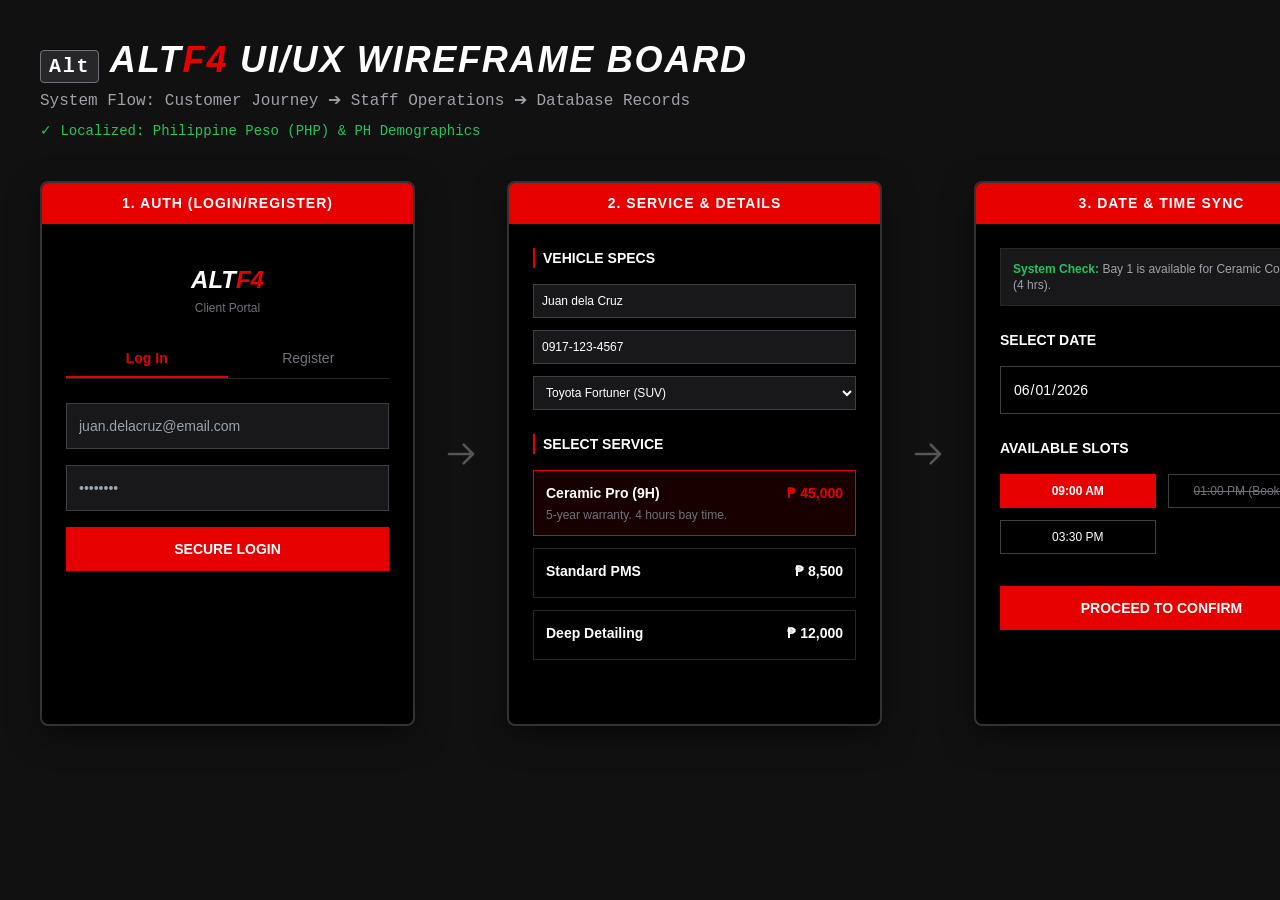
<file: frontend/wireframes/index.html>
<!DOCTYPE html>
<html lang="en">
<head>
    <meta charset="UTF-8">
    <meta name="viewport" content="width=device-width, initial-scale=1.0">
    <title>ALTF4 - Full System Wireframe (PH Localized)</title>
    <link rel="stylesheet" href="../app/css/tailwind.css">
    <link rel="stylesheet" href="css/style.css">
</head>
<body class="p-10 min-w-max">

    <div class="mb-10">
        <h1 class="text-4xl font-extrabold italic tracking-wider mb-2">
            <span class="text-white border border-zinc-500 px-2 py-1 rounded text-xl font-mono not-italic bg-zinc-800">Alt</span>
            ALT<span class="text-altRed">F4</span> UI/UX WIREFRAME BOARD
        </h1>
        <p class="text-zinc-400 font-mono">System Flow: Customer Journey ➔ Staff Operations ➔ Database Records</p>
        <p class="text-green-500 font-mono text-sm mt-2">✓ Localized: Philippine Peso (PHP) & PH Demographics</p>
    </div>

    <div class="flex gap-4 items-stretch pb-10">

        <div class="wireframe-screen">
            <div class="screen-header">1. Auth (Login/Register)</div>
            <div class="p-6">
                <div class="text-center mb-8 mt-4">
                    <h2 class="text-2xl font-black italic">ALT<span class="text-altRed">F4</span></h2>
                    <p class="text-xs text-zinc-500 mt-1">Client Portal</p>
                </div>
                <div class="flex border-b border-zinc-800 mb-6 text-sm">
                    <div class="w-1/2 pb-2 text-altRed border-b-2 border-altRed text-center font-bold">Log In</div>
                    <div class="w-1/2 pb-2 text-zinc-500 text-center">Register</div>
                </div>
                <div class="space-y-4">
                    <input type="email" placeholder="juan.delacruz@email.com" class="w-full bg-zinc-900 border border-zinc-700 p-3 text-sm text-zinc-300">
                    <input type="password" placeholder="••••••••" class="w-full bg-zinc-900 border border-zinc-700 p-3 text-sm text-zinc-300">
                    <button class="w-full bg-altRed text-white font-bold py-3 mt-4 text-sm uppercase">Secure Login</button>
                </div>
            </div>
        </div>

        <div class="connector"><svg class="w-8 h-8" fill="none" stroke="currentColor" viewBox="0 0 24 24"><path stroke-linecap="round" stroke-linejoin="round" stroke-width="2" d="M14 5l7 7m0 0l-7 7m7-7H3"></path></svg></div>

        <div class="wireframe-screen">
            <div class="screen-header">2. Service & Details</div>
            <div class="p-6 h-[500px] overflow-y-auto">
                <h3 class="font-bold text-sm uppercase border-l-2 border-altRed pl-2 mb-4">Vehicle Specs</h3>
                <div class="space-y-3 mb-6">
                    <input type="text" value="Juan dela Cruz" class="w-full bg-zinc-900 border border-zinc-700 p-2 text-xs" readonly>
                    <input type="text" value="0917-123-4567" class="w-full bg-zinc-900 border border-zinc-700 p-2 text-xs" readonly>
                    <select class="w-full bg-zinc-900 border border-zinc-700 p-2 text-xs text-white">
                        <option>Toyota Fortuner (SUV)</option>
                        <option>Honda Civic (Sedan)</option>
                        <option>Ford Ranger (Truck)</option>
                    </select>
                </div>

                <h3 class="font-bold text-sm uppercase border-l-2 border-altRed pl-2 mb-4">Select Service</h3>
                <div class="space-y-3 text-xs">
                    <div class="border border-altRed bg-altRed/10 p-3">
                        <div class="flex justify-between font-bold text-sm mb-1">
                            <span>Ceramic Pro (9H)</span>
                            <span class="text-altRed">₱ 45,000</span>
                        </div>
                        <p class="text-zinc-500">5-year warranty. 4 hours bay time.</p>
                    </div>
                    <div class="border border-zinc-800 p-3">
                        <div class="flex justify-between font-bold text-sm mb-1">
                            <span>Standard PMS</span>
                            <span class="text-white">₱ 8,500</span>
                        </div>
                    </div>
                    <div class="border border-zinc-800 p-3">
                        <div class="flex justify-between font-bold text-sm mb-1">
                            <span>Deep Detailing</span>
                            <span class="text-white">₱ 12,000</span>
                        </div>
                    </div>
                </div>
            </div>
        </div>

        <div class="connector"><svg class="w-8 h-8" fill="none" stroke="currentColor" viewBox="0 0 24 24"><path stroke-linecap="round" stroke-linejoin="round" stroke-width="2" d="M14 5l7 7m0 0l-7 7m7-7H3"></path></svg></div>

        <div class="wireframe-screen">
            <div class="screen-header">3. Date & Time Sync</div>
            <div class="p-6">
                <div class="bg-zinc-900 border border-zinc-800 p-3 text-xs text-zinc-400 mb-6">
                    <span class="text-green-500 font-bold">System Check:</span> Bay 1 is available for Ceramic Coating (4 hrs).
                </div>

                <h3 class="font-bold text-sm uppercase mb-4">Select Date</h3>
                <input type="date" value="2026-06-01" class="w-full bg-black border border-zinc-700 p-3 text-sm text-white mb-6">

                <h3 class="font-bold text-sm uppercase mb-4">Available Slots</h3>
                <div class="grid grid-cols-2 gap-3 text-xs">
                    <div class="border border-altRed bg-altRed text-white p-2 text-center font-bold cursor-pointer">09:00 AM</div>
                    <div class="border border-zinc-700 p-2 text-center text-zinc-500 line-through">01:00 PM (Booked)</div>
                    <div class="border border-zinc-700 p-2 text-center hover:border-altRed cursor-pointer">03:30 PM</div>
                </div>

                <button class="w-full bg-altRed text-white font-bold py-3 mt-8 text-sm uppercase">Proceed to Confirm</button>
            </div>
        </div>

        <div class="connector"><svg class="w-8 h-8" fill="none" stroke="currentColor" viewBox="0 0 24 24"><path stroke-linecap="round" stroke-linejoin="round" stroke-width="2" d="M14 5l7 7m0 0l-7 7m7-7H3"></path></svg></div>

        <div class="wireframe-screen">
            <div class="screen-header">4. Confirmation</div>
            <div class="p-6 flex flex-col items-center justify-center text-center h-full pb-16">
                <div class="w-16 h-16 bg-green-600 rounded-full flex items-center justify-center mb-6">
                    <svg class="w-8 h-8 text-white" fill="none" stroke="currentColor" viewBox="0 0 24 24"><path stroke-linecap="round" stroke-linejoin="round" stroke-width="3" d="M5 13l4 4L19 7"></path></svg>
                </div>
                <h2 class="text-2xl font-black uppercase mb-2">Booked!</h2>
                <p class="text-sm text-zinc-400 mb-6">Your appointment is confirmed.</p>

                <div class="bg-zinc-900 border border-zinc-800 p-4 w-full text-left text-xs space-y-2">
                    <div class="flex justify-between"><span class="text-zinc-500">Ref ID:</span> <span class="font-bold text-altRed">ALT-PH-092</span></div>
                    <div class="flex justify-between"><span class="text-zinc-500">Name:</span> <span class="font-bold">Juan dela Cruz</span></div>
                    <div class="flex justify-between"><span class="text-zinc-500">Vehicle:</span> <span class="font-bold">Toyota Fortuner</span></div>
                    <div class="flex justify-between"><span class="text-zinc-500">Schedule:</span> <span class="font-bold">Jun 1 @ 9:00 AM</span></div>
                    <div class="flex justify-between border-t border-zinc-800 pt-2 mt-2"><span class="text-zinc-500">Total Due:</span> <span class="font-bold text-altRed text-sm">₱ 45,000</span></div>
                </div>
            </div>
        </div>

        <div class="connector border-l-2 border-dashed border-zinc-700 h-64 mx-4 relative">
            <div class="absolute -top-6 left-1/2 -translate-x-1/2 text-[10px] text-zinc-500 font-mono uppercase bg-[#111] px-2 text-center w-32">Data Sync<br>To Staff</div>
            <svg class="w-8 h-8 absolute top-1/2 left-1/2 -translate-x-1/2 -translate-y-1/2" fill="none" stroke="currentColor" viewBox="0 0 24 24"><path stroke-linecap="round" stroke-linejoin="round" stroke-width="2" d="M14 5l7 7m0 0l-7 7m7-7H3"></path></svg>
        </div>

        <div class="wireframe-screen !w-[500px]">
            <div class="screen-header !bg-zinc-800">5 & 6. Staff Dashboard (Monitoring)</div>
            <div class="p-6">
                <div class="flex justify-between items-end mb-6">
                    <h3 class="font-bold uppercase border-l-4 border-altRed pl-2">Daily Operations</h3>
                    <span class="text-xs bg-altRed px-2 py-1">June 1, 2026</span>
                </div>

                <table class="w-full text-left text-xs border-collapse">
                    <thead>
                        <tr class="border-b border-zinc-800 text-zinc-500 uppercase">
                            <th class="pb-2">Time</th>
                            <th class="pb-2">Client / Car</th>
                            <th class="pb-2">Service</th>
                            <th class="pb-2">Status</th>
                        </tr>
                    </thead>
                    <tbody>
                        <tr class="border-b border-zinc-900">
                            <td class="py-3 font-bold">09:00 AM</td>
                            <td class="py-3">Juan dela Cruz<br><span class="text-zinc-500 text-[10px]">Fortuner</span></td>
                            <td class="py-3">Ceramic Pro</td>
                            <td class="py-3">
                                <select class="bg-yellow-900/30 text-yellow-500 border border-yellow-900 p-1 outline-none text-[10px] font-bold">
                                    <option>Ongoing</option>
                                    <option>Completed</option>
                                </select>
                            </td>
                        </tr>
                        <tr class="border-b border-zinc-900">
                            <td class="py-3 font-bold text-zinc-500">11:00 AM</td>
                            <td class="py-3 text-zinc-500">Maria Santos<br><span class="text-zinc-600 text-[10px]">Honda Civic</span></td>
                            <td class="py-3 text-zinc-500">Stage 1 PMS</td>
                            <td class="py-3">
                                <span class="bg-zinc-800 text-zinc-400 p-1 px-2 border border-zinc-700 text-[10px] font-bold">Pending</span>
                            </td>
                        </tr>
                        <tr class="border-b border-zinc-900">
                            <td class="py-3 font-bold text-zinc-500">01:30 PM</td>
                            <td class="py-3 text-zinc-500">Mark Reyes<br><span class="text-zinc-600 text-[10px]">Ford Ranger</span></td>
                            <td class="py-3 text-zinc-500">Detailing</td>
                            <td class="py-3">
                                <span class="bg-green-900/30 text-green-500 p-1 px-2 border border-green-900 text-[10px] font-bold">Completed</span>
                            </td>
                        </tr>
                    </tbody>
                </table>
            </div>
        </div>

        <div class="connector flex flex-col gap-4">
            <svg class="w-8 h-8" fill="none" stroke="currentColor" viewBox="0 0 24 24"><path stroke-linecap="round" stroke-linejoin="round" stroke-width="2" d="M14 5l7 7m0 0l-7 7m7-7H3"></path></svg>
        </div>

        <div class="wireframe-screen !w-[300px]">
            <div class="screen-header !bg-green-700">7. Automated Notice</div>
            <div class="p-6 h-full bg-zinc-900">
                <div class="bg-black border border-zinc-800 rounded-3xl h-[400px] p-4 relative flex flex-col shadow-inner">
                    <div class="text-center text-[10px] text-zinc-500 mb-4 border-b border-zinc-800 pb-2">Message from ALTF4</div>

                    <div class="bg-zinc-800 text-white text-xs p-3 rounded-tr-xl rounded-bl-xl rounded-br-xl w-[85%] mb-4 self-start shadow-md">
                        Hi Juan! Your Toyota Fortuner is fully coated and ready for pickup.
                        <br><br>
                        Total Balance: ₱ 45,000.
                        <br><br>
                        See you at the ALTF4 Bay!
                    </div>

                    <div class="absolute bottom-4 left-4 right-4 bg-zinc-800 rounded-full p-2 text-center text-xs text-zinc-500">
                        Reply to ALTF4...
                    </div>
                </div>
            </div>
        </div>

        <div class="connector"><svg class="w-8 h-8" fill="none" stroke="currentColor" viewBox="0 0 24 24"><path stroke-linecap="round" stroke-linejoin="round" stroke-width="2" d="M14 5l7 7m0 0l-7 7m7-7H3"></path></svg></div>

        <div class="wireframe-screen !w-[450px]">
            <div class="screen-header !bg-zinc-800">8. Reports & Storage</div>
            <div class="p-6">
                <div class="grid grid-cols-2 gap-4 mb-6">
                    <div class="bg-altPanel border border-zinc-800 p-4">
                        <div class="text-[10px] text-zinc-500 uppercase font-bold">Daily Revenue</div>
                        <div class="text-2xl font-mono text-altRed font-bold mt-1">₱ 65,500</div>
                    </div>
                    <div class="bg-altPanel border border-zinc-800 p-4">
                        <div class="text-[10px] text-zinc-500 uppercase font-bold">Completed Jobs</div>
                        <div class="text-2xl font-mono text-white font-bold mt-1">4</div>
                    </div>
                </div>

                <h3 class="font-bold text-sm uppercase mb-3 border-l-2 border-altRed pl-2">Cloud Records</h3>
                <div class="space-y-2">
                    <div class="bg-black border border-zinc-800 p-3 flex justify-between items-center text-xs">
                        <div>
                            <div class="font-bold text-white">Juan dela Cruz</div>
                            <div class="text-zinc-500">ALT-PH-092 • Jun 1</div>
                        </div>
                        <button class="bg-zinc-800 border border-zinc-600 px-2 py-1 text-[10px] hover:bg-altRed hover:border-altRed transition-colors">PDF Warranty</button>
                    </div>
                    <div class="bg-black border border-zinc-800 p-3 flex justify-between items-center text-xs">
                        <div>
                            <div class="font-bold text-white">Maria Santos</div>
                            <div class="text-zinc-500">ALT-PH-091 • May 31</div>
                        </div>
                        <button class="bg-zinc-800 border border-zinc-600 px-2 py-1 text-[10px] hover:bg-altRed hover:border-altRed transition-colors">PDF Warranty</button>
                    </div>
                </div>

                <button class="w-full border border-zinc-700 text-zinc-400 text-[10px] font-bold py-2 mt-4 uppercase hover:text-white hover:border-zinc-500">Export CSV Report</button>
            </div>
        </div>

    </div>
</body>
</html>
</file>
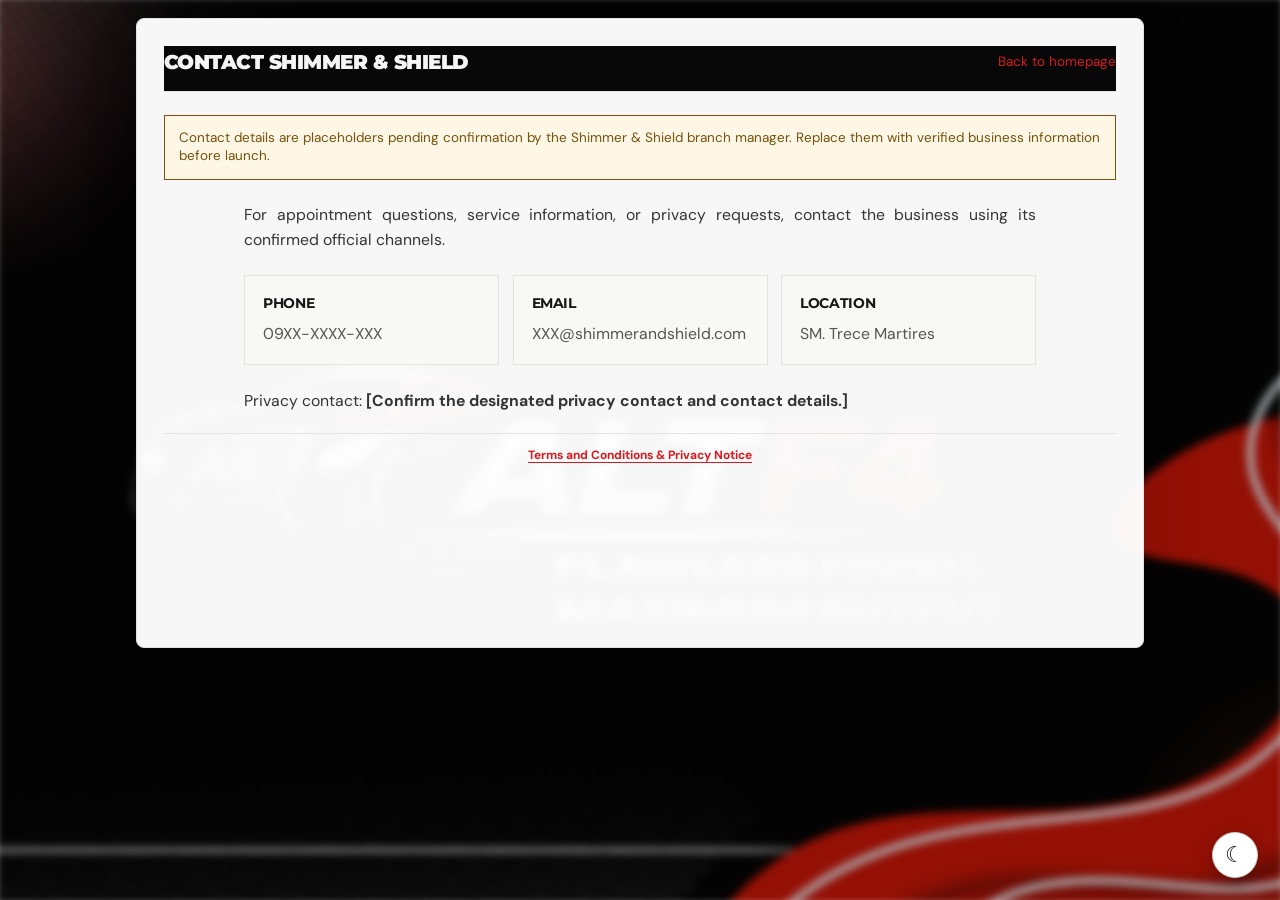
<file: frontend/app/contact.html>
<!DOCTYPE html>
<html lang="en">
<head>
    <meta charset="UTF-8">
    <meta name="viewport" content="width=device-width, initial-scale=1.0">
    <title>Shimmer &amp; Shield - Contact</title>
    <link rel="stylesheet" href="css/tailwind.css">
    <script src="js/color-mode.js"></script>
    <link rel="stylesheet" href="css/app.css">
</head>
<body class="min-h-screen p-3 py-4">
    <main class="w-full max-w-4xl min-h-[70vh] mx-auto bg-black border-2 border-zinc-800 rounded-lg p-4 sm:p-6">
        <header class="flex flex-wrap justify-between items-center gap-3 border-b border-zinc-800 pb-3 mb-5">
            <h1 class="text-lg font-black uppercase">Contact Shimmer &amp; Shield</h1>
            <a href="index.html" class="text-xs text-altRed hover:underline">Back to homepage</a>
        </header>

        <div class="mb-5 border border-yellow-800 bg-yellow-950/30 p-3 text-xs text-yellow-200">
            Contact details are placeholders pending confirmation by the Shimmer &amp; Shield branch manager. Replace them with verified business information before launch.
        </div>

        <div class="legal-copy space-y-5 text-sm text-zinc-300">
            <p>For appointment questions, service information, or privacy requests, contact the business using its confirmed official channels.</p>

            <section class="grid gap-3 sm:grid-cols-3">
                <div class="border border-zinc-800 bg-zinc-900 p-4">
                    <h2 class="mb-2 text-xs font-bold uppercase text-white">Phone</h2>
                    <p class="text-zinc-400">09XX-XXXX-XXX</p>
                </div>
                <div class="border border-zinc-800 bg-zinc-900 p-4">
                    <h2 class="mb-2 text-xs font-bold uppercase text-white">Email</h2>
                    <p class="text-zinc-400">XXX@shimmerandshield.com</p>
                </div>
                <div class="border border-zinc-800 bg-zinc-900 p-4">
                    <h2 class="mb-2 text-xs font-bold uppercase text-white">Location</h2>
                    <p class="text-zinc-400">SM. Trece Martires</p>
                </div>
            </section>

            <p>Privacy contact: <strong>[Confirm the designated privacy contact and contact details.]</strong></p>
        </div>

        <p class="app-page-footer"><a href="terms.html">Terms and Conditions &amp; Privacy Notice</a></p>
    </main>
</body>
</html>
</file>
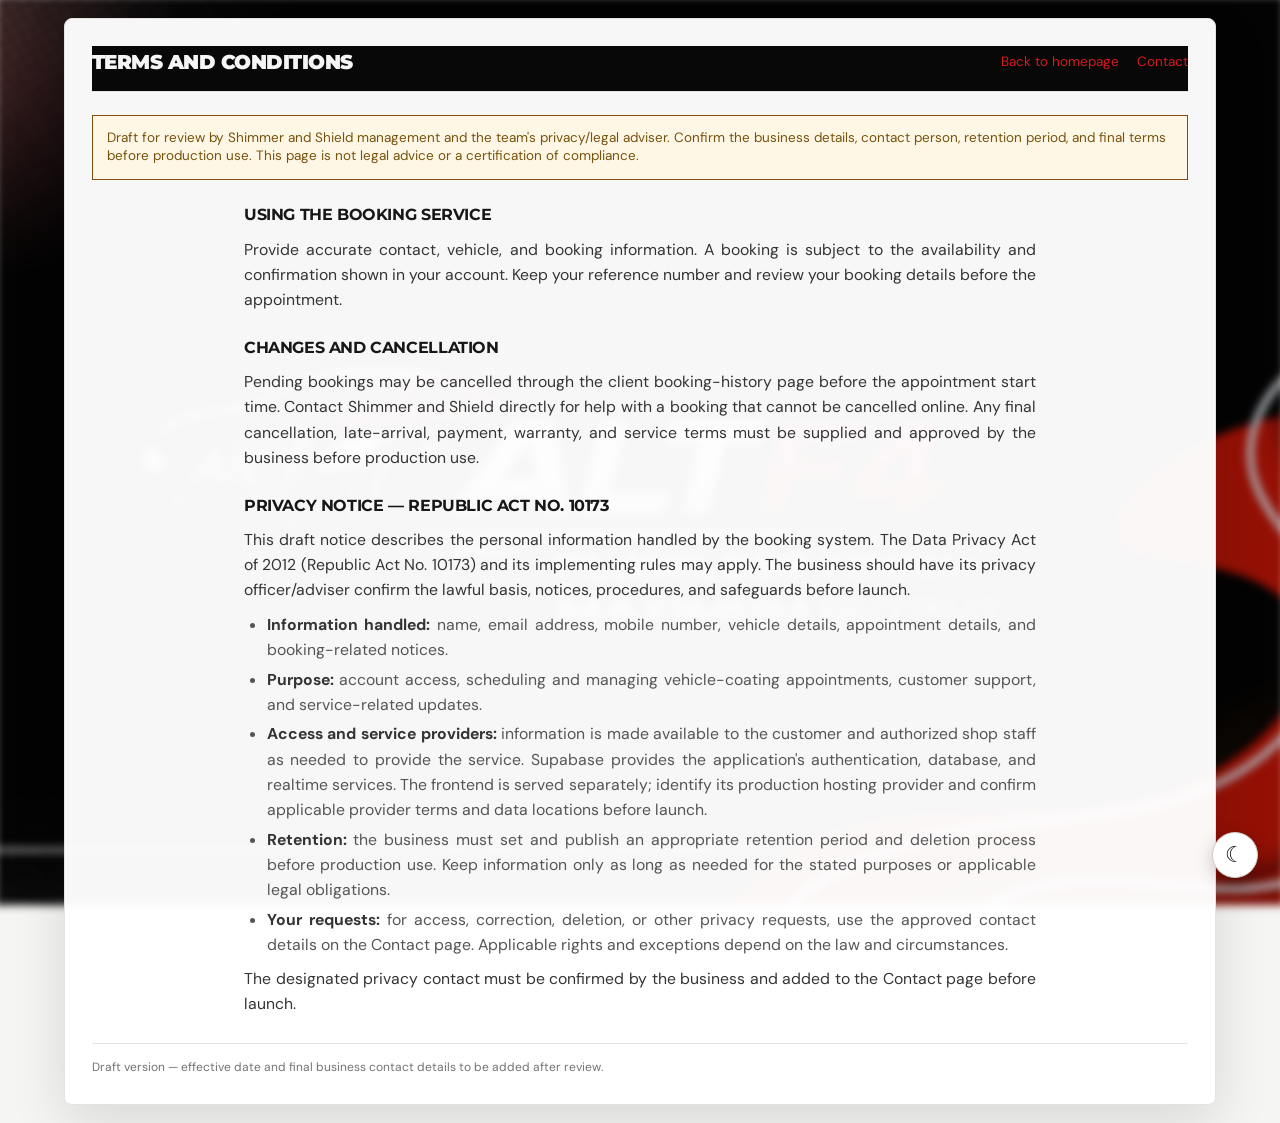
<file: frontend/app/terms.html>
<!DOCTYPE html>
<html lang="en">
<head>
    <meta charset="UTF-8">
    <meta name="viewport" content="width=device-width, initial-scale=1.0">
    <title>ALTF4 - Terms and Privacy Notice</title>
    <link rel="stylesheet" href="css/tailwind.css">
    <script src="js/color-mode.js"></script>
    <link rel="stylesheet" href="css/app.css">
</head>
<body class="min-h-screen p-3 py-4">
    <main class="w-full max-w-5xl min-h-[70vh] mx-auto bg-black border-2 border-zinc-800 rounded-lg p-4 sm:p-6">
        <header class="flex flex-wrap justify-between items-center gap-3 border-b border-zinc-800 pb-3 mb-5">
            <h1 class="text-lg font-black uppercase">Terms and Conditions</h1>
            <nav class="flex gap-4 text-xs" aria-label="Page links">
                <a href="index.html" class="text-altRed hover:underline">Back to homepage</a>
                <a href="contact.html" class="text-altRed hover:underline">Contact</a>
            </nav>
        </header>

        <div class="mb-5 border border-yellow-800 bg-yellow-950/30 p-3 text-xs text-yellow-200">
            Draft for review by Shimmer and Shield management and the team's privacy/legal adviser. Confirm the business details, contact person, retention period, and final terms before production use. This page is not legal advice or a certification of compliance.
        </div>

        <div class="legal-copy space-y-5 text-sm leading-relaxed text-zinc-300">
            <section>
                <h2 class="mb-2 font-bold uppercase text-white">Using the booking service</h2>
                <p>Provide accurate contact, vehicle, and booking information. A booking is subject to the availability and confirmation shown in your account. Keep your reference number and review your booking details before the appointment.</p>
            </section>

            <section>
                <h2 class="mb-2 font-bold uppercase text-white">Changes and cancellation</h2>
                <p>Pending bookings may be cancelled through the client booking-history page before the appointment start time. Contact Shimmer and Shield directly for help with a booking that cannot be cancelled online. Any final cancellation, late-arrival, payment, warranty, and service terms must be supplied and approved by the business before production use.</p>
            </section>

            <section>
                <h2 class="mb-2 font-bold uppercase text-white">Privacy Notice — Republic Act No. 10173</h2>
                <p class="mb-2">This draft notice describes the personal information handled by the booking system. The Data Privacy Act of 2012 (Republic Act No. 10173) and its implementing rules may apply. The business should have its privacy officer/adviser confirm the lawful basis, notices, procedures, and safeguards before launch.</p>
                <ul class="list-disc space-y-1 pl-5 text-zinc-400">
                    <li><strong class="text-zinc-200">Information handled:</strong> name, email address, mobile number, vehicle details, appointment details, and booking-related notices.</li>
                    <li><strong class="text-zinc-200">Purpose:</strong> account access, scheduling and managing vehicle-coating appointments, customer support, and service-related updates.</li>
                    <li><strong class="text-zinc-200">Access and service providers:</strong> information is made available to the customer and authorized shop staff as needed to provide the service. Supabase provides the application's authentication, database, and realtime services. The frontend is served separately; identify its production hosting provider and confirm applicable provider terms and data locations before launch.</li>
                    <li><strong class="text-zinc-200">Retention:</strong> the business must set and publish an appropriate retention period and deletion process before production use. Keep information only as long as needed for the stated purposes or applicable legal obligations.</li>
                    <li><strong class="text-zinc-200">Your requests:</strong> for access, correction, deletion, or other privacy requests, use the approved contact details on the Contact page. Applicable rights and exceptions depend on the law and circumstances.</li>
                </ul>
                <p class="mt-2">The designated privacy contact must be confirmed by the business and added to the Contact page before launch.</p>
            </section>
        </div>

        <p class="mt-6 border-t border-zinc-800 pt-3 text-[11px] text-zinc-500">Draft version — effective date and final business contact details to be added after review.</p>
    </main>
</body>
</html>
</file>
<file: frontend/wireframes/css/style.css>
/* ALTF4 — Full System Wireframe styles
   Extracted from the original inline <style> block. */

body {
    background-color: #111;
    color: #fff;
    font-family: 'Segoe UI', Tahoma, sans-serif;
    overflow-x: auto;
}

/* Custom scrollbar for the whiteboard feel */
::-webkit-scrollbar {
    height: 12px;
    width: 12px;
}
::-webkit-scrollbar-track {
    background: #111;
}
::-webkit-scrollbar-thumb {
    background: #E60000;
    border-radius: 6px;
}

.wireframe-screen {
    width: 375px;
    flex-shrink: 0;
    background: #000;
    border: 2px solid #333;
    border-radius: 8px;
    overflow: hidden;
    position: relative;
    box-shadow: 0 10px 30px rgba(0, 0, 0, 0.5);
}

.screen-header {
    background: #E60000;
    color: white;
    padding: 10px;
    font-weight: bold;
    text-align: center;
    font-size: 14px;
    text-transform: uppercase;
    letter-spacing: 1px;
}

.connector {
    display: flex;
    align-items: center;
    justify-content: center;
    width: 60px;
    flex-shrink: 0;
    color: #555;
}
</file>
<file: frontend/app/css/app.css>
@import url('https://fonts.googleapis.com/css2?family=DM+Sans:wght@400;500;600;700&family=Montserrat:wght@500;600;700;800;900&display=swap');

:root {
    --alt-red: #d71920;
    --alt-red-dark: #a90e15;
    --alt-ink: #171717;
    --alt-muted: #6c6c6c;
    --alt-paper: #f5f5f3;
    --alt-line: #e5e3df;
}

* { box-sizing: border-box; }

html { scroll-behavior: smooth; }

body {
    position: relative;
    isolation: isolate;
    min-height: 100vh;
    background: var(--alt-paper);
    color: var(--alt-ink);
    font-family: 'DM Sans', 'Segoe UI', Tahoma, sans-serif;
}

body::before {
    position: fixed;
    z-index: -1;
    inset: -5px;
    content: "";
    background:
        linear-gradient(rgba(12, 12, 12, 0.28), rgba(12, 12, 12, 0.28)),
        url("../assets/altf4-background.png") center / cover no-repeat;
    filter: blur(4px);
}

main[class] {
    position: relative;
    color: var(--alt-ink);
    background: rgba(255, 255, 255, 0.97) !important;
    border: 1px solid var(--alt-line) !important;
    border-radius: 8px;
    box-shadow: 0 18px 55px rgba(17, 17, 17, 0.12);
    line-height: 1.55;
    animation: app-page-enter 0.3s ease-out both;
}

main[class] a[hidden] {
    display: none !important;
}

main[class] > header {
    color: #f5f5f5 !important;
    background: #080808 !important;
    border-color: #292929 !important;
}

main[class] > header a,
main[class] > header button,
main[class] > header span {
    color: #d0d0d0;
}

main[class] > header a:hover,
main[class] > header button:hover {
    color: #fff;
}

main[class] > header .text-altRed {
    color: var(--alt-red) !important;
}

main[class] h1,
main[class] h2,
main[class] h3 {
    font-family: Montserrat, 'Segoe UI', sans-serif;
    letter-spacing: -0.025em;
}

main[class] p,
main[class] li {
    line-height: 1.6;
}

main[class] [class~="text-[9px]"] {
    font-size: 10px !important;
}

main[class] [class~="text-[10px]"] {
    font-size: 11px !important;
}

main[class] [class~="text-[11px]"] {
    font-size: 12px !important;
}

main[class] .text-white {
    color: var(--alt-ink) !important;
}

main[class] button.text-white,
main[class] a.text-white,
main[class] > header .text-white {
    color: #fff !important;
}

main[class] .text-zinc-200,
main[class] .text-zinc-300 {
    color: #343434 !important;
}

main[class] .text-zinc-400 {
    color: #555 !important;
}

main[class] .text-zinc-500 {
    color: #737373 !important;
}

main[class] .text-zinc-600,
main[class] .text-zinc-700 {
    color: #888 !important;
}

main[class] [class*="bg-black"],
main[class] [class*="bg-zinc-950"],
main[class] [class*="bg-zinc-900"] {
    background-color: #f8f8f6 !important;
}

main[class] [class*="bg-zinc-800"] {
    background-color: #efeeeb !important;
}

main[class] [class*="border-zinc-900"],
main[class] [class*="border-zinc-800"],
main[class] [class*="border-zinc-700"] {
    border-color: var(--alt-line) !important;
}

main[class] [class*="border-zinc-600"] {
    border-color: #d2cfca !important;
}

main[class] .bg-altRed {
    background-color: var(--alt-red) !important;
}

main[class] .bg-altRed:hover,
main[class] .hover\:bg-red-700:hover {
    background-color: var(--alt-red-dark) !important;
}

main[class] .text-altRed,
main[class] .border-altRed {
    color: var(--alt-red) !important;
    border-color: var(--alt-red) !important;
}

main[class] .bg-yellow-950\/30 {
    background-color: #fff7e6 !important;
}

main[class] .text-yellow-200 {
    color: #76520d !important;
}

main[class] .bg-red-950\/30 {
    background-color: #fff0ef !important;
}

main[class] .text-red-400 {
    color: #a90e15 !important;
}

main[class] .bg-green-950\/30 {
    background-color: #edf8ef !important;
}

main[class] .text-green-400 {
    color: #28743a !important;
}

main[class] input:not([type="checkbox"]),
main[class] select,
main[class] textarea {
    color: #222 !important;
    background-color: #fff !important;
    border: 1px solid #d8d6d1 !important;
    border-radius: 3px;
}

main[class] input::placeholder,
main[class] textarea::placeholder {
    color: #8a8a8a;
}

main[class] input:focus,
main[class] select:focus,
main[class] textarea:focus,
main[class] button:focus-visible,
main[class] a:focus-visible {
    outline: 2px solid var(--alt-red);
    outline-offset: 2px;
}

main[class] button:not(:disabled) {
    transition: background-color 0.18s ease, border-color 0.18s ease, color 0.18s ease;
}

main[class] button:disabled {
    opacity: 0.55;
    cursor: not-allowed;
}

main[class] table {
    color: #282828;
}

main[class] thead {
    background-color: #f1f0ed;
}

main[class] tbody tr:hover {
    background-color: #f8f7f5;
}

html[data-theme="dark"] {
    color-scheme: dark;
    --alt-ink: #f0efed;
    --alt-muted: #aaa7a2;
    --alt-paper: #151515;
    --alt-line: #383633;
}

html[data-theme="dark"] body::before {
    background:
        linear-gradient(rgba(12, 12, 12, 0.76), rgba(12, 12, 12, 0.76)),
        url("../assets/altf4-background.png") center / cover no-repeat;
}

html[data-theme="dark"] main[class] {
    color: var(--alt-ink);
    background: rgba(29, 29, 29, 0.98) !important;
    border-color: #3a3936 !important;
    box-shadow: 0 18px 55px rgba(0, 0, 0, 0.4);
}

html[data-theme="dark"] main[class] .text-white {
    color: #f0efed !important;
}

html[data-theme="dark"] main[class] button.text-white,
html[data-theme="dark"] main[class] a.text-white,
html[data-theme="dark"] main[class] > header .text-white,
html[data-theme="dark"] main[class] .bg-altRed,
html[data-theme="dark"] main[class] .bg-altRed .text-white {
    color: #fff !important;
}

html[data-theme="dark"] main[class] .text-zinc-200,
html[data-theme="dark"] main[class] .text-zinc-300 {
    color: #d3d0cb !important;
}

html[data-theme="dark"] main[class] .text-zinc-400 {
    color: #b6b2ac !important;
}

html[data-theme="dark"] main[class] .text-zinc-500,
html[data-theme="dark"] main[class] .text-zinc-600,
html[data-theme="dark"] main[class] .text-zinc-700 {
    color: #a09c96 !important;
}

html[data-theme="dark"] main[class] [class*="bg-black"],
html[data-theme="dark"] main[class] [class*="bg-zinc-950"],
html[data-theme="dark"] main[class] [class*="bg-zinc-900"] {
    background-color: #242424 !important;
}

html[data-theme="dark"] main[class] [class*="bg-zinc-800"] {
    background-color: #30302e !important;
}

html[data-theme="dark"] main[class] [class*="border-zinc-900"],
html[data-theme="dark"] main[class] [class*="border-zinc-800"],
html[data-theme="dark"] main[class] [class*="border-zinc-700"],
html[data-theme="dark"] main[class] [class*="border-zinc-600"] {
    border-color: #484642 !important;
}

html[data-theme="dark"] main[class] .bg-yellow-950\/30 {
    background-color: #342b18 !important;
}

html[data-theme="dark"] main[class] .text-yellow-200 {
    color: #f1d48c !important;
}

html[data-theme="dark"] main[class] .bg-red-950\/30 {
    background-color: #381f1e !important;
}

html[data-theme="dark"] main[class] .text-red-400 {
    color: #ff918c !important;
}

html[data-theme="dark"] main[class] .bg-green-950\/30 {
    background-color: #1d3022 !important;
}

html[data-theme="dark"] main[class] .text-green-400 {
    color: #91d69d !important;
}

html[data-theme="dark"] main[class] input:not([type="checkbox"]),
html[data-theme="dark"] main[class] select,
html[data-theme="dark"] main[class] textarea {
    color: #f0efed !important;
    background-color: #242424 !important;
    border-color: #4a4844 !important;
}

html[data-theme="dark"] main[class] input::placeholder,
html[data-theme="dark"] main[class] textarea::placeholder {
    color: #aaa7a2;
}

html[data-theme="dark"] main[class] table {
    color: #e4e2de;
}

html[data-theme="dark"] main[class] thead {
    background-color: #292927;
}

html[data-theme="dark"] main[class] tbody tr:hover {
    background-color: #292927;
}

.color-mode-toggle {
    position: fixed;
    z-index: 20;
    right: 22px;
    bottom: 22px;
    display: grid;
    width: 46px;
    height: 46px;
    place-items: center;
    border: 1px solid #d0cdc7;
    border-radius: 50%;
    background: #fff;
    color: #171717;
    box-shadow: 0 5px 18px rgba(0, 0, 0, 0.2);
    cursor: pointer;
    font-size: 22px;
    line-height: 1;
}

.color-mode-toggle:hover {
    transform: translateY(-2px);
}

html[data-theme="dark"] .color-mode-toggle {
    border-color: #55524d;
    background: #242424;
    color: #f2cf66;
}

html.auth-embedded body {
    display: block;
    min-height: 0;
    padding: 0;
    background: transparent;
}

html.auth-embedded body::before {
    display: none;
}

html.auth-embedded main[class] {
    width: 100%;
    max-width: none;
    border: 0 !important;
    border-radius: 0;
    padding: 18px;
    box-shadow: none;
}

html.auth-embedded .color-mode-toggle {
    display: none;
}

.page-loader {
    position: fixed;
    z-index: 1000;
    inset: 0;
    display: grid;
    place-items: center;
    padding: 24px;
    background: rgba(9, 9, 9, 0.94);
    color: #f5f5f5;
    opacity: 1;
    transition: opacity 0.2s ease;
}

.page-loader.is-hidden {
    opacity: 0;
    pointer-events: none;
}

.page-loader-card {
    display: flex;
    align-items: center;
    gap: 14px;
    padding: 18px 22px;
    border: 1px solid #383633;
    border-radius: 8px;
    background: #171717;
    font-size: 14px;
    font-weight: 600;
}

.page-loader-spinner {
    width: 22px;
    height: 22px;
    border: 3px solid #555;
    border-top-color: var(--alt-red);
    border-radius: 50%;
    animation: app-loader-spin 0.8s linear infinite;
}

.legal-copy {
    max-width: 72ch;
    margin-inline: auto;
    text-align: justify;
    text-justify: inter-word;
}

.app-page-footer {
    margin-top: 20px;
    padding-top: 12px;
    border-top: 1px solid var(--alt-line);
    text-align: center;
    font-size: 12px;
}

.app-page-footer a {
    color: var(--alt-red);
    font-weight: 700;
    text-decoration: underline;
    text-underline-offset: 3px;
}

@media (max-width: 767px) {
    main[class] {
        border-radius: 5px;
    }

    main[class] > header {
        gap: 12px;
    }

    .legal-copy {
        text-align: left;
    }
}

@keyframes app-page-enter {
    from { opacity: 0; transform: translateY(6px); }
    to { opacity: 1; transform: translateY(0); }
}

@keyframes app-loader-spin {
    to { transform: rotate(360deg); }
}

@media (prefers-reduced-motion: reduce) {
    html { scroll-behavior: auto; }

    main[class],
    .page-loader,
    .page-loader-spinner {
        animation: none !important;
        transition-duration: 0.01ms !important;
    }
}

@media (min-width: 1200px) {
    html { font-size: 112.5%; }

    [class~="text-[9px]"] { font-size: .6875rem; }
    [class~="text-[10px]"] { font-size: .75rem; }
    [class~="text-[11px]"] { font-size: .8125rem; }
}
</file>
